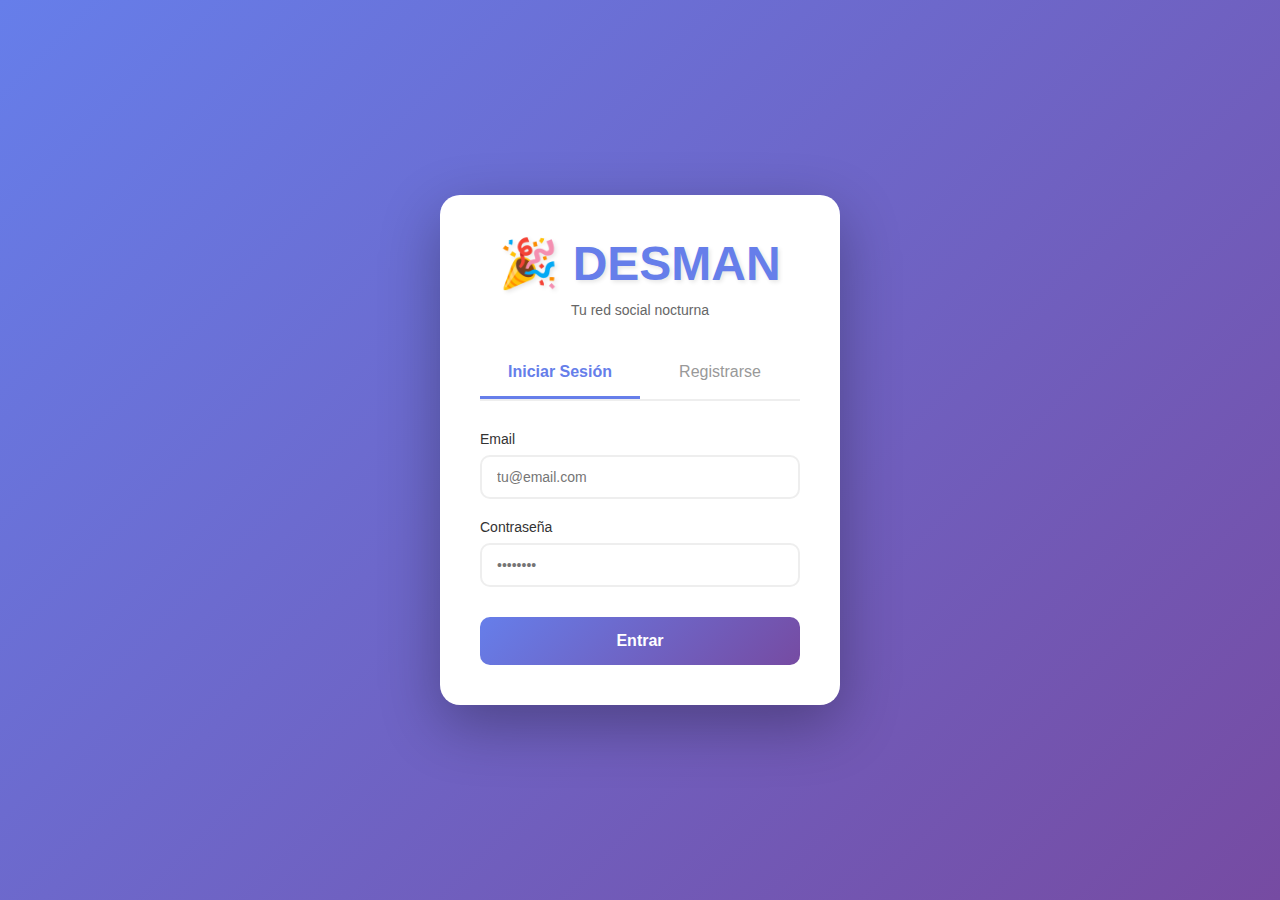
<file: index.html>
<!DOCTYPE html>
<html lang="es">
<head>
    <meta charset="UTF-8">
    <meta name="viewport" content="width=device-width, initial-scale=1.0">
    <title>DESMAN - Red Social Nocturna</title>
    <style>
        * {
            margin: 0;
            padding: 0;
            box-sizing: border-box;
        }

        body {
            font-family: 'Segoe UI', Tahoma, Geneva, Verdana, sans-serif;
            background: linear-gradient(135deg, #667eea 0%, #764ba2 100%);
            min-height: 100vh;
        }

        .login-page {
            display: flex;
            justify-content: center;
            align-items: center;
            min-height: 100vh;
            padding: 20px;
        }

        .login-container {
            background: white;
            border-radius: 20px;
            box-shadow: 0 20px 60px rgba(0, 0, 0, 0.3);
            max-width: 400px;
            width: 100%;
            padding: 40px;
            text-align: center;
        }

        .logo {
            font-size: 48px;
            font-weight: bold;
            color: #667eea;
            margin-bottom: 10px;
            text-shadow: 2px 2px 4px rgba(0,0,0,0.1);
        }

        .tagline {
            color: #666;
            margin-bottom: 30px;
            font-size: 14px;
        }

        .tabs {
            display: flex;
            margin-bottom: 30px;
            border-bottom: 2px solid #eee;
        }

        .tab {
            flex: 1;
            padding: 15px;
            cursor: pointer;
            background: none;
            border: none;
            font-size: 16px;
            color: #999;
            transition: all 0.3s;
            border-bottom: 3px solid transparent;
        }

        .tab.active {
            color: #667eea;
            border-bottom-color: #667eea;
            font-weight: bold;
        }

        .form-section {
            display: none;
        }

        .form-section.active {
            display: block;
        }

        .input-group {
            margin-bottom: 20px;
            text-align: left;
        }

        label {
            display: block;
            margin-bottom: 8px;
            color: #333;
            font-weight: 500;
            font-size: 14px;
        }

        input, textarea {
            width: 100%;
            padding: 12px 15px;
            border: 2px solid #eee;
            border-radius: 10px;
            font-size: 14px;
            transition: border-color 0.3s;
            font-family: inherit;
        }

        input:focus, textarea:focus {
            outline: none;
            border-color: #667eea;
        }

        .btn {
            width: 100%;
            padding: 15px;
            background: linear-gradient(135deg, #667eea 0%, #764ba2 100%);
            color: white;
            border: none;
            border-radius: 10px;
            font-size: 16px;
            font-weight: bold;
            cursor: pointer;
            transition: transform 0.2s;
            margin-top: 10px;
        }

        .btn:hover {
            transform: translateY(-2px);
            box-shadow: 0 5px 20px rgba(102, 126, 234, 0.4);
        }

        .message {
            padding: 10px;
            border-radius: 8px;
            margin-bottom: 15px;
            font-size: 14px;
            display: none;
        }

        .error {
            background: #fee;
            color: #c33;
        }

        .success {
            background: #efe;
            color: #3c3;
        }

        .feed-page {
            display: none;
            background: #f5f5f5;
            min-height: 100vh;
            padding-bottom: 80px;
        }

        .header {
            background: linear-gradient(135deg, #667eea 0%, #764ba2 100%);
            color: white;
            padding: 15px 20px;
            display: flex;
            justify-content: space-between;
            align-items: center;
            box-shadow: 0 2px 10px rgba(0,0,0,0.1);
            position: sticky;
            top: 0;
            z-index: 100;
        }

        .header .logo {
            font-size: 24px;
            color: white;
            text-shadow: none;
            margin: 0;
        }

        .user-info {
            display: flex;
            align-items: center;
            gap: 10px;
        }

        .profile-pic {
            width: 40px;
            height: 40px;
            border-radius: 50%;
            background: white;
            color: #667eea;
            display: flex;
            align-items: center;
            justify-content: center;
            font-size: 20px;
            font-weight: bold;
            cursor: pointer;
            overflow: hidden;
            border: 2px solid white;
        }

        .profile-pic img {
            width: 100%;
            height: 100%;
            object-fit: cover;
        }

        .logout-btn {
            background: rgba(255,255,255,0.2);
            border: none;
            color: white;
            padding: 8px 15px;
            border-radius: 20px;
            cursor: pointer;
            font-size: 14px;
        }

        .container {
            max-width: 600px;
            margin: 0 auto;
            padding: 20px;
        }

        .profile-card {
            background: white;
            border-radius: 15px;
            padding: 30px;
            margin-bottom: 20px;
            box-shadow: 0 2px 10px rgba(0,0,0,0.05);
            text-align: center;
        }

        .profile-pic-large {
            width: 120px;
            height: 120px;
            border-radius: 50%;
            background: linear-gradient(135deg, #667eea 0%, #764ba2 100%);
            color: white;
            display: flex;
            align-items: center;
            justify-content: center;
            font-size: 60px;
            font-weight: bold;
            margin: 0 auto 20px;
            overflow: hidden;
            border: 4px solid #667eea;
        }

        .profile-pic-large img {
            width: 100%;
            height: 100%;
            object-fit: cover;
        }

        .profile-username {
            font-size: 24px;
            font-weight: bold;
            color: #333;
            margin-bottom: 10px;
        }

        .profile-stats {
            display: flex;
            justify-content: center;
            gap: 30px;
            margin: 20px 0;
        }

        .stat {
            text-align: center;
            cursor: pointer;
        }

        .stat:hover {
            opacity: 0.7;
        }

        .stat-number {
            font-size: 20px;
            font-weight: bold;
            color: #667eea;
        }

        .stat-label {
            font-size: 12px;
            color: #999;
        }

        .upload-photo-btn {
            background: linear-gradient(135deg, #667eea 0%, #764ba2 100%);
            color: white;
            border: none;
            padding: 10px 20px;
            border-radius: 20px;
            cursor: pointer;
            font-size: 14px;
            margin-top: 15px;
        }

        .create-post {
            background: white;
            border-radius: 15px;
            padding: 20px;
            margin-bottom: 20px;
            box-shadow: 0 2px 10px rgba(0,0,0,0.05);
        }

        .create-post h3 {
            margin-bottom: 15px;
            color: #333;
        }

        .post-input {
            width: 100%;
            padding: 15px;
            border: 2px solid #eee;
            border-radius: 10px;
            resize: vertical;
            min-height: 80px;
            font-family: inherit;
            font-size: 14px;
        }

        .post-actions {
            display: flex;
            justify-content: space-between;
            align-items: center;
            margin-top: 15px;
        }

        .char-count {
            color: #999;
            font-size: 12px;
        }

        .posts-container {
            display: flex;
            flex-direction: column;
            gap: 15px;
        }

        .post {
            background: white;
            border-radius: 15px;
            padding: 20px;
            box-shadow: 0 2px 10px rgba(0,0,0,0.05);
        }

        .post-header {
            display: flex;
            justify-content: space-between;
            align-items: center;
            margin-bottom: 15px;
        }

        .post-user {
            display: flex;
            align-items: center;
            gap: 10px;
        }

        .post-avatar {
            width: 45px;
            height: 45px;
            border-radius: 50%;
            background: linear-gradient(135deg, #667eea 0%, #764ba2 100%);
            display: flex;
            align-items: center;
            justify-content: center;
            color: white;
            font-size: 20px;
            font-weight: bold;
            overflow: hidden;
            flex-shrink: 0;
        }

        .post-avatar img {
            width: 100%;
            height: 100%;
            object-fit: cover;
        }

        .post-username {
            font-weight: bold;
            color: #333;
        }

        .post-time {
            font-size: 12px;
            color: #999;
        }

        .follow-btn {
            background: #667eea;
            color: white;
            border: none;
            padding: 6px 16px;
            border-radius: 20px;
            font-size: 13px;
            cursor: pointer;
            font-weight: bold;
        }

        .follow-btn.following {
            background: #eee;
            color: #666;
        }

        .post-content {
            color: #333;
            line-height: 1.6;
            margin-bottom: 15px;
        }

        .post-actions-bar {
            display: flex;
            gap: 20px;
            padding-top: 15px;
            border-top: 1px solid #eee;
        }

        .action-btn {
            background: none;
            border: none;
            color: #999;
            cursor: pointer;
            display: flex;
            align-items: center;
            gap: 5px;
            font-size: 14px;
        }

        .action-btn:hover {
            color: #667eea;
        }

        .action-btn.liked {
            color: #e74c3c;
        }

        .comments-section {
            margin-top: 15px;
            padding-top: 15px;
            border-top: 1px solid #eee;
            display: none;
        }

        .comments-section.active {
            display: block;
        }

        .comment {
            display: flex;
            gap: 10px;
            margin-bottom: 15px;
            padding: 10px;
            background: #f8f8f8;
            border-radius: 10px;
        }

        .comment-avatar {
            width: 35px;
            height: 35px;
            border-radius: 50%;
            background: linear-gradient(135deg, #667eea 0%, #764ba2 100%);
            display: flex;
            align-items: center;
            justify-content: center;
            color: white;
            font-size: 16px;
            font-weight: bold;
            overflow: hidden;
            flex-shrink: 0;
        }

        .comment-avatar img {
            width: 100%;
            height: 100%;
            object-fit: cover;
        }

        .comment-content {
            flex: 1;
        }

        .comment-username {
            font-weight: bold;
            font-size: 14px;
            color: #333;
            margin-bottom: 5px;
        }

        .comment-text {
            font-size: 14px;
            color: #555;
            line-height: 1.4;
            margin-bottom: 5px;
        }

        .comment-time {
            font-size: 11px;
            color: #999;
        }

        .comment-input-container {
            display: flex;
            gap: 10px;
            margin-top: 10px;
        }

        .comment-input {
            flex: 1;
            padding: 10px;
            border: 2px solid #eee;
            border-radius: 20px;
            font-size: 14px;
        }

        .comment-btn {
            background: #667eea;
            color: white;
            border: none;
            padding: 10px 20px;
            border-radius: 20px;
            cursor: pointer;
            font-weight: bold;
            font-size: 14px;
        }

        .empty-state {
            text-align: center;
            padding: 60px 20px;
            color: #999;
        }

        .bottom-nav {
            position: fixed;
            bottom: 0;
            left: 0;
            right: 0;
            background: white;
            display: flex;
            justify-content: space-around;
            padding: 15px;
            box-shadow: 0 -2px 10px rgba(0,0,0,0.1);
            z-index: 99;
        }

        .nav-btn {
            background: none;
            border: none;
            font-size: 24px;
            cursor: pointer;
            opacity: 0.5;
            transition: opacity 0.2s;
        }

        .nav-btn.active {
            opacity: 1;
        }

        input[type="file"] {
            display: none;
        }

        .modal {
            display: none;
            position: fixed;
            top: 0;
            left: 0;
            right: 0;
            bottom: 0;
            background: rgba(0,0,0,0.7);
            z-index: 1000;
            align-items: center;
            justify-content: center;
            padding: 20px;
        }

        .modal.active {
            display: flex;
        }

        .modal-content {
            background: white;
            border-radius: 20px;
            padding: 30px;
            max-width: 400px;
            width: 100%;
            max-height: 80vh;
            overflow-y: auto;
        }

        .modal-title {
            font-size: 20px;
            font-weight: bold;
            margin-bottom: 20px;
            color: #333;
        }

        .close-modal {
            background: #eee;
            border: none;
            padding: 10px 20px;
            border-radius: 10px;
            cursor: pointer;
            margin-top: 15px;
            width: 100%;
        }

        .user-item {
            display: flex;
            align-items: center;
            gap: 15px;
            padding: 15px;
            border-bottom: 1px solid #eee;
        }

        .user-item:last-child {
            border-bottom: none;
        }

        .user-item-avatar {
            width: 50px;
            height: 50px;
            border-radius: 50%;
            background: linear-gradient(135deg, #667eea 0%, #764ba2 100%);
            display: flex;
            align-items: center;
            justify-content: center;
            color: white;
            font-size: 20px;
            font-weight: bold;
            overflow: hidden;
            flex-shrink: 0;
        }

        .user-item-avatar img {
            width: 100%;
            height: 100%;
            object-fit: cover;
        }

        .user-item-info {
            flex: 1;
        }

        .user-item-name {
            font-weight: bold;
            color: #333;
        }
    </style>
</head>
<body>
    <div class="login-page" id="loginPage">
        <div class="login-container">
            <div class="logo">🎉 DESMAN</div>
            <div class="tagline">Tu red social nocturna</div>

            <div class="message error" id="errorMsg"></div>
            <div class="message success" id="successMsg"></div>

            <div class="tabs">
                <button class="tab active" onclick="showLoginTab()">Iniciar Sesión</button>
                <button class="tab" onclick="showRegisterTab()">Registrarse</button>
            </div>

            <div id="loginForm" class="form-section active">
                <div class="input-group">
                    <label>Email</label>
                    <input type="email" id="loginEmail" placeholder="tu@email.com">
                </div>
                <div class="input-group">
                    <label>Contraseña</label>
                    <input type="password" id="loginPassword" placeholder="••••••••">
                </div>
                <button class="btn" onclick="handleLogin()">Entrar</button>
            </div>

            <div id="registerForm" class="form-section">
                <div class="input-group">
                    <label>Nombre de usuario</label>
                    <input type="text" id="regUsername" placeholder="tunombre">
                </div>
                <div class="input-group">
                    <label>Email</label>
                    <input type="email" id="regEmail" placeholder="tu@email.com">
                </div>
                <div class="input-group">
                    <label>Contraseña</label>
                    <input type="password" id="regPassword" placeholder="Mínimo 8 caracteres">
                </div>
                <button class="btn" onclick="handleRegister()">Crear Cuenta</button>
            </div>
        </div>
    </div>

    <div class="feed-page" id="feedPage">
        <div class="header">
            <div class="logo">🎉 DESMAN</div>
            <div class="user-info">
                <div class="profile-pic" id="headerProfilePic" onclick="showSection('profile')">?</div>
                <button class="logout-btn" onclick="logout()">Salir</button>
            </div>
        </div>

        <div class="container">
            <div id="profileSection" style="display:none;">
                <div class="profile-card">
                    <div class="profile-pic-large" id="profilePicLarge">?</div>
                    <div class="profile-username" id="profileUsername">Usuario</div>
                    <div class="profile-stats">
                        <div class="stat" onclick="showModal('posts')">
                            <div class="stat-number" id="postsCount">0</div>
                            <div class="stat-label">Cotilleos</div>
                        </div>
                        <div class="stat" onclick="showFollowers()">
                            <div class="stat-number" id="followersCount">0</div>
                            <div class="stat-label">Seguidores</div>
                        </div>
                        <div class="stat" onclick="showFollowing()">
                            <div class="stat-number" id="followingCount">0</div>
                            <div class="stat-label">Siguiendo</div>
                        </div>
                    </div>
                    <input type="file" id="photoUpload" accept="image/*" onchange="uploadPhoto()">
                    <button class="upload-photo-btn" onclick="document.getElementById('photoUpload').click()">
                        📸 Cambiar foto de perfil
                    </button>
                </div>
            </div>

            <div id="feedSection">
                <div class="create-post">
                    <h3>¿Qué está pasando? 🔥</h3>
                    <textarea 
                        class="post-input" 
                        id="postContent" 
                        placeholder="Comparte un cotilleo..." 
                        maxlength="280"></textarea>
                    <div class="post-actions">
                        <span class="char-count" id="charCount">0/280</span>
                        <button class="btn" onclick="createPost()">Publicar</button>
                    </div>
                </div>

                <div class="posts-container" id="postsContainer"></div>
            </div>
        </div>

        <div class="bottom-nav">
            <button class="nav-btn active" onclick="showSection('feed')">🏠</button>
            <button class="nav-btn" onclick="showSection('profile')">👤</button>
        </div>
    </div>

    <div class="modal" id="followModal">
        <div class="modal-content">
            <div class="modal-title" id="modalTitle">Usuarios</div>
            <div id="modalUserList"></div>
            <button class="close-modal" onclick="closeModal()">Cerrar</button>
        </div>
    </div>

    <script>
        let currentUser = null;
        let users = [];
        let posts = [];

        function init() {
            users = JSON.parse(localStorage.getItem('desmanUsers') || '[]');
            posts = JSON.parse(localStorage.getItem('desmanPosts') || '[]');
            
            users = users.map(u => {
                if (!u.followers) u.followers = [];
                if (!u.following) u.following = [];
                return u;
            });

            posts = posts.map(p => {
                if (!p.comments) p.comments = [];
                return p;
            });

            localStorage.setItem('desmanUsers', JSON.stringify(users));
            localStorage.setItem('desmanPosts', JSON.stringify(posts));
            
            const savedUser = localStorage.getItem('currentUser');
            if (savedUser) {
                currentUser = JSON.parse(savedUser);
                const userIndex = users.findIndex(u => u.id === currentUser.id);
                if (userIndex > -1) {
                    currentUser = users[userIndex];
                    localStorage.setItem('currentUser', JSON.stringify(currentUser));
                }
                showFeed();
            }
        }

        function showLoginTab() {
            document.querySelectorAll('.tab').forEach(t => t.classList.remove('active'));
            event.target.classList.add('active');
            document.getElementById('loginForm').classList.add('active');
            document.getElementById('registerForm').classList.remove('active');
            hideMessages();
        }

        function showRegisterTab() {
            document.querySelectorAll('.tab').forEach(t => t.classList.remove('active'));
            event.target.classList.add('active');
            document.getElementById('registerForm').classList.add('active');
            document.getElementById('loginForm').classList.remove('active');
            hideMessages();
        }

        function handleLogin() {
            const email = document.getElementById('loginEmail').value;
            const password = document.getElementById('loginPassword').value;

            if (!email || !password) {
                showError('Por favor completa todos los campos');
                return;
            }

            const user = users.find(u => u.email === email && u.password === password);

            if (user) {
                currentUser = user;
                localStorage.setItem('currentUser', JSON.stringify(user));
                showSuccess('¡Bienvenido! Entrando...');
                setTimeout(showFeed, 1000);
            } else {
                showError('Email o contraseña incorrectos');
            }
        }

        function handleRegister() {
            const username = document.getElementById('regUsername').value;
            const email = document.getElementById('regEmail').value;
            const password = document.getElementById('regPassword').value;

            if (!username || !email || !password) {
                showError('Por favor completa todos los campos');
                return;
            }

            if (password.length < 8) {
                showError('La contraseña debe tener al menos 8 caracteres');
                return;
            }

            if (users.find(u => u.email === email)) {
                showError('Este email ya está registrado');
                return;
            }

            const newUser = {
                id: Date.now(),
                username: username,
                email: email,
                password: password,
                createdAt: new Date().toISOString(),
                profilePic: null,
                followers: [],
                following: []
            };

            users.push(newUser);
            localStorage.setItem('desmanUsers', JSON.stringify(users));

            showSuccess('¡Cuenta creada! Ya puedes iniciar sesión');
            document.getElementById('regUsername').value = '';
            document.getElementById('regEmail').value = '';
            document.getElementById('regPassword').value = '';
            
            setTimeout(showLoginTab, 2000);
        }

        function showFeed() {
            document.getElementById('loginPage').style.display = 'none';
            document.getElementById('feedPage').style.display = 'block';
            updateProfilePics();
            loadPosts();
        }

        function updateProfilePics() {
            const initial = currentUser.username.charAt(0).toUpperCase();
            
            if (currentUser.profilePic) {
                document.getElementById('headerProfilePic').innerHTML = `<img src="${currentUser.profilePic}" alt="Perfil">`;
                document.getElementById('profilePicLarge').innerHTML = `<img src="${currentUser.profilePic}" alt="Perfil">`;
            } else {
                document.getElementById('headerProfilePic').textContent = initial;
                document.getElementById('profilePicLarge').textContent = initial;
            }
            
            document.getElementById('profileUsername').textContent = '@' + currentUser.username;
            const userPosts = posts.filter(p => p.userId === currentUser.id);
            document.getElementById('postsCount').textContent = userPosts.length;
            document.getElementById('followersCount').textContent = currentUser.followers.length;
            document.getElementById('followingCount').textContent = currentUser.following.length;
        }

        function uploadPhoto() {
            const file = document.getElementById('photoUpload').files[0];
            if (!file) return;

            const reader = new FileReader();
            reader.onload = function(e) {
                currentUser.profilePic = e.target.result;
                
                const userIndex = users.findIndex(u => u.id === currentUser.id);
                users[userIndex] = currentUser;
                localStorage.setItem('desmanUsers', JSON.stringify(users));
                localStorage.setItem('currentUser', JSON.stringify(currentUser));
                
                updateProfilePics();
                loadPosts();
                showSuccess('¡Foto actualizada!');
            };
            reader.readAsDataURL(file);
        }

        function toggleFollow(userId) {
            const targetUser = users.find(u => u.id === userId);
            if (!targetUser || userId === currentUser.id) return;

            const isFollowing = currentUser.following.includes(userId);

            if (isFollowing) {
                currentUser.following = currentUser.following.filter(id => id !== userId);
                targetUser.followers = targetUser.followers.filter(id => id !== currentUser.id);
            } else {
                currentUser.following.push(userId);
                targetUser.followers.push(currentUser.id);
            }

            const currentUserIndex = users.findIndex(u => u.id === currentUser.id);
            const targetUserIndex = users.findIndex(u => u.id === userId);
            
            users[currentUserIndex] = currentUser;
            users[targetUserIndex] = targetUser;
            
            localStorage.setItem('desmanUsers', JSON.stringify(users));
            localStorage.setItem('currentUser', JSON.stringify(currentUser));

            updateProfilePics();
            loadPosts();
        }

        function createPost() {
            const content = document.getElementById('postContent').value.trim();
            if (!content) return;

            const newPost = {
                id: Date.now(),
                userId: currentUser.id,
                username: currentUser.username,
                profilePic: currentUser.profilePic,
                content: content,
                timestamp: new Date().toISOString(),
                likes: 0,
                likedBy: [],
                comments: []
            };

            posts.unshift(newPost);
            localStorage.setItem('desmanPosts', JSON.stringify(posts));

            document.getElementById('postContent').value = '';
            document.getElementById('charCount').textContent = '0/280';
            loadPosts();
            updateProfilePics();
        }

        function toggleComments(postId) {
            const commentsSection = document.getElementById(`comments-${postId}`);
            commentsSection.classList.toggle('active');
        }

        function addComment(postId) {
            const input = document.getElementById(`comment-input-${postId}`);
            const content = input.value.trim();
            
            if (!content) return;

            const post = posts.find(p => p.id === postId);
            if (!post) return;

            const newComment = {
                id: Date.now(),
                userId: currentUser.id,
                username: currentUser.username,
                profilePic: currentUser.profilePic,
                content: content,
                timestamp: new Date().toISOString()
            };

            post.comments.push(newComment);
            localStorage.setItem('desmanPosts', JSON.stringify(posts));

            input.value = '';
            loadPosts();
        }

        function loadPosts() {
            const container = document.getElementById('postsContainer');
            
            if (posts.length === 0) {
                container.innerHTML = '<div class="empty-state"><h3>No hay cotilleos aún</h3><p>¡Sé el primero en compartir!</p></div>';
                return;
            }

            container.innerHTML = posts.map(post => {
                const isLiked = post.likedBy.includes(currentUser.id);
                const timeAgo = getTimeAgo(post.timestamp);
                const isOwnPost = post.userId === currentUser.id;
                const isFollowing = currentUser.following.includes(post.userId);
                
                let avatarContent;
                if (post.profilePic) {
                    avatarContent = `<img src="${post.profilePic}" alt="${post.username}">`;
                } else {
                    avatarContent = post.username.charAt(0).toUpperCase();
                }

                let followButton = '';
                if (!isOwnPost) {
                    followButton = `<button class="follow-btn ${isFollowing ? 'following' : ''}" onclick="toggleFollow(${post.userId})">
                        ${isFollowing ? 'Siguiendo' : 'Seguir'}
                    </button>`;
                }

                let commentsHTML = '';
                if (post.comments && post.comments.length > 0) {
                    commentsHTML = post.comments.map(comment => {
                        let commentAvatarContent;
                        if (comment.profilePic) {
                            commentAvatarContent = `<img src="${comment.profilePic}" alt="${comment.username}">`;
                        } else {
                            commentAvatarContent = comment.username.charAt(0).toUpperCase();
                        }

                        return `
                            <div class="comment">
                                <div class="comment-avatar">${commentAvatarContent}</div>
                                <div class="comment-content">
                                    <div class="comment-username">@${comment.username}</div>
                                    <div class="comment-text">${comment.content}</div>
                                    <div class="comment-time">${getTimeAgo(comment.timestamp)}</div>
                                </div>
                            </div>
                        `;
                    }).join('');
                }

                return `
                    <div class="post">
                        <div class="post-header">
                            <div class="post-user">
                                <div class="post-avatar">${avatarContent}</div>
                                <div>
                                    <div class="post-username">@${post.username}</div>
                                    <div class="post-time">${timeAgo}</div>
                                </div>
                            </div>
                            ${followButton}
                        </div>
                        <div class="post-content">${post.content}</div>
                        <div class="post-actions-bar">
                            <button class="action-btn ${isLiked ? 'liked' : ''}" onclick="toggleLike(${post.id})">
                                ${isLiked ? '❤️' : '🤍'} ${post.likes}
                            </button>
                            <button class="action-btn" onclick="toggleComments(${post.id})">
                                💬 ${post.comments.length}
                            </button>
                        </div>
                        <div class="comments-section" id="comments-${post.id}">
                            ${commentsHTML}
                            <div class="comment-input-container">
                                <input type="text" class="comment-input" id="comment-input-${post.id}" placeholder="Escribe un comentario..." maxlength="200">
                                <button class="comment-btn" onclick="addComment(${post.id})">Enviar</button>
                            </div>
                        </div>
                    </div>
                `;
            }).join('');
        }

        function toggleLike(postId) {
            const post = posts.find(p => p.id === postId);
            if (!post) return;

            const likedIndex = post.likedBy.indexOf(currentUser.id);
            
            if (likedIndex > -1) {
                post.likedBy.splice(likedIndex, 1);
                post.likes--;
            } else {
                post.likedBy.push(currentUser.id);
                post.likes++;
            }

            localStorage.setItem('desmanPosts', JSON.stringify(posts));
            loadPosts();
        }

        function showFollowers() {
            const modal = document.getElementById('followModal');
            const title = document.getElementById('modalTitle');
            const list = document.getElementById('modalUserList');
            
            title.textContent = 'Seguidores';
            
            if (currentUser.followers.length === 0) {
                list.innerHTML = '<div class="empty-state"><p>Aún no tienes seguidores</p></div>';
            } else {
                list.innerHTML = currentUser.followers.map(followerId => {
                    const follower = users.find(u => u.id === followerId);
                    if (!follower) return '';
                    
                    let avatarContent;
                    if (follower.profilePic) {
                        avatarContent = `<img src="${follower.profilePic}" alt="${follower.username}">`;
                    } else {
                        avatarContent = follower.username.charAt(0).toUpperCase();
                    }
                    
                    return `
                        <div class="user-item">
                            <div class="user-item-avatar">${avatarContent}</div>
                            <div class="user-item-info">
                                <div class="user-item-name">@${follower.username}</div>
                            </div>
                        </div>
                    `;
                }).join('');
            }
            
            modal.classList.add('active');
        }

        function showFollowing() {
            const modal = document.getElementById('followModal');
            const title = document.getElementById('modalTitle');
            const list = document.getElementById('modalUserList');
            
            title.textContent = 'Siguiendo';
            
            if (currentUser.following.length === 0) {
                list.innerHTML = '<div class="empty-state"><p>No sigues a nadie aún</p></div>';
            } else {
                list.innerHTML = currentUser.following.map(followingId => {
                    const following = users.find(u => u.id === followingId);
                    if (!following) return '';
                    
                    let avatarContent;
                    if (following.profilePic) {
                        avatarContent = `<img src="${following.profilePic}" alt="${following.username}">`;
                    } else {
                        avatarContent = following.username.charAt(0).toUpperCase();
                    }
                    
                    return `
                        <div class="user-item">
                            <div class="user-item-avatar">${avatarContent}</div>
                            <div class="user-item-info">
                                <div class="user-item-name">@${following.username}</div>
                            </div>
                        </div>
                    `;
                }).join('');
            }
            
            modal.classList.add('active');
        }

        function closeModal() {
            document.getElementById('followModal').classList.remove('active');
        }

        function showSection(section) {
            document.querySelectorAll('.nav-btn').forEach(btn => btn.classList.remove('active'));
            event.target.classList.add('active');
            
            if (section === 'feed') {
                document.getElementById('feedSection').style.display = 'block';
                document.getElementById('profileSection').style.display = 'none';
            } else if (section === 'profile') {
                document.getElementById('feedSection').style.display = 'none';
                document.getElementById('profileSection').style.display = 'block';
                updateProfilePics();
            }
        }

        function logout() {
            if (confirm('¿Seguro que quieres salir?')) {
                localStorage.removeItem('currentUser');
                currentUser = null;
                document.getElementById('feedPage').style.display = 'none';
                document.getElementById('loginPage').style.display = 'flex';
                document.getElementById('loginEmail').value = '';
                document.getElementById('loginPassword').value = '';
            }
        }

        function getTimeAgo(timestamp) {
            const now = new Date();
            const postDate = new Date(timestamp);
            const diffMs = now - postDate;
            const diffMins = Math.floor(diffMs / 60000);
            const diffHours = Math.floor(diffMs / 3600000);
            
            if (diffMins < 1) return 'Ahora';
            if (diffMins < 60) return `Hace ${diffMins}m`;
            if (diffHours < 24) return `Hace ${diffHours}h`;
            return postDate.toLocaleDateString();
        }

        function showError(msg) {
            const el = document.getElementById('errorMsg');
            el.textContent = msg;
            el.style.display = 'block';
            setTimeout(() => el.style.display = 'none', 4000);
        }

        function showSuccess(msg) {
            const el = document.getElementById('successMsg');
            el.textContent = msg;
            el.style.display = 'block';
            setTimeout(() => el.style.display = 'none', 4000);
        }

        function hideMessages() {
            document.getElementById('errorMsg').style.display = 'none';
            document.getElementById('successMsg').style.display = 'none';
        }

        document.addEventListener('DOMContentLoaded', () => {
            init();
            const input = document.getElementById('postContent');
            if (input) {
                input.addEventListener('input', () => {
                    document.getElementById('charCount').textContent = input.value.length + '/280';
                });
            }
        });
    </script>
</body>
</html>
</file>
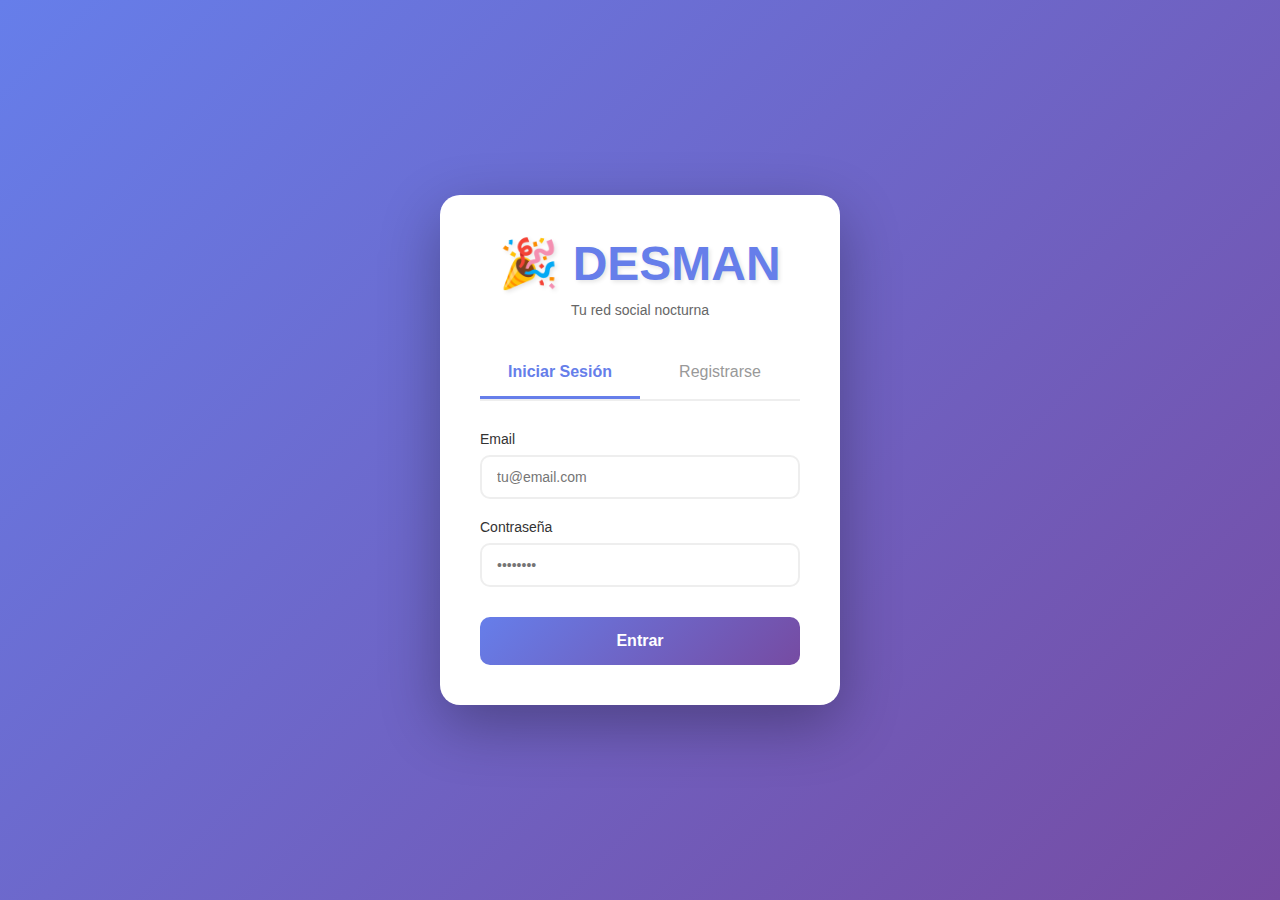
<file: desman3.html>
<!DOCTYPE html>
<html lang="es">
<head>
    <meta charset="UTF-8">
    <meta name="viewport" content="width=device-width, initial-scale=1.0">
    <title>DESMAN - Red Social Nocturna</title>
    <style>
        * {
            margin: 0;
            padding: 0;
            box-sizing: border-box;
        }

        body {
            font-family: 'Segoe UI', Tahoma, Geneva, Verdana, sans-serif;
            background: linear-gradient(135deg, #667eea 0%, #764ba2 100%);
            min-height: 100vh;
        }

        .login-page {
            display: flex;
            justify-content: center;
            align-items: center;
            min-height: 100vh;
            padding: 20px;
        }

        .login-container {
            background: white;
            border-radius: 20px;
            box-shadow: 0 20px 60px rgba(0, 0, 0, 0.3);
            max-width: 400px;
            width: 100%;
            padding: 40px;
            text-align: center;
        }

        .logo {
            font-size: 48px;
            font-weight: bold;
            color: #667eea;
            margin-bottom: 10px;
            text-shadow: 2px 2px 4px rgba(0,0,0,0.1);
        }

        .tagline {
            color: #666;
            margin-bottom: 30px;
            font-size: 14px;
        }

        .tabs {
            display: flex;
            margin-bottom: 30px;
            border-bottom: 2px solid #eee;
        }

        .tab {
            flex: 1;
            padding: 15px;
            cursor: pointer;
            background: none;
            border: none;
            font-size: 16px;
            color: #999;
            transition: all 0.3s;
            border-bottom: 3px solid transparent;
        }

        .tab.active {
            color: #667eea;
            border-bottom-color: #667eea;
            font-weight: bold;
        }

        .form-section {
            display: none;
        }

        .form-section.active {
            display: block;
        }

        .input-group {
            margin-bottom: 20px;
            text-align: left;
        }

        label {
            display: block;
            margin-bottom: 8px;
            color: #333;
            font-weight: 500;
            font-size: 14px;
        }

        input {
            width: 100%;
            padding: 12px 15px;
            border: 2px solid #eee;
            border-radius: 10px;
            font-size: 14px;
            transition: border-color 0.3s;
        }

        input:focus {
            outline: none;
            border-color: #667eea;
        }

        .btn {
            width: 100%;
            padding: 15px;
            background: linear-gradient(135deg, #667eea 0%, #764ba2 100%);
            color: white;
            border: none;
            border-radius: 10px;
            font-size: 16px;
            font-weight: bold;
            cursor: pointer;
            transition: transform 0.2s;
            margin-top: 10px;
        }

        .btn:hover {
            transform: translateY(-2px);
            box-shadow: 0 5px 20px rgba(102, 126, 234, 0.4);
        }

        .message {
            padding: 10px;
            border-radius: 8px;
            margin-bottom: 15px;
            font-size: 14px;
            display: none;
        }

        .error {
            background: #fee;
            color: #c33;
        }

        .success {
            background: #efe;
            color: #3c3;
        }

        .feed-page {
            display: none;
            background: #f5f5f5;
            min-height: 100vh;
            padding-bottom: 80px;
        }

        .header {
            background: linear-gradient(135deg, #667eea 0%, #764ba2 100%);
            color: white;
            padding: 15px 20px;
            display: flex;
            justify-content: space-between;
            align-items: center;
            box-shadow: 0 2px 10px rgba(0,0,0,0.1);
            position: sticky;
            top: 0;
            z-index: 100;
        }

        .header .logo {
            font-size: 24px;
            color: white;
            text-shadow: none;
            margin: 0;
        }

        .user-info {
            display: flex;
            align-items: center;
            gap: 10px;
        }

        .profile-pic {
            width: 40px;
            height: 40px;
            border-radius: 50%;
            background: white;
            color: #667eea;
            display: flex;
            align-items: center;
            justify-content: center;
            font-size: 20px;
            font-weight: bold;
            cursor: pointer;
            overflow: hidden;
            border: 2px solid white;
        }

        .profile-pic img {
            width: 100%;
            height: 100%;
            object-fit: cover;
        }

        .logout-btn {
            background: rgba(255,255,255,0.2);
            border: none;
            color: white;
            padding: 8px 15px;
            border-radius: 20px;
            cursor: pointer;
            font-size: 14px;
        }

        .container {
            max-width: 600px;
            margin: 0 auto;
            padding: 20px;
        }

        .profile-card {
            background: white;
            border-radius: 15px;
            padding: 30px;
            margin-bottom: 20px;
            box-shadow: 0 2px 10px rgba(0,0,0,0.05);
            text-align: center;
        }

        .profile-pic-large {
            width: 120px;
            height: 120px;
            border-radius: 50%;
            background: linear-gradient(135deg, #667eea 0%, #764ba2 100%);
            color: white;
            display: flex;
            align-items: center;
            justify-content: center;
            font-size: 60px;
            font-weight: bold;
            margin: 0 auto 20px;
            overflow: hidden;
            border: 4px solid #667eea;
        }

        .profile-pic-large img {
            width: 100%;
            height: 100%;
            object-fit: cover;
        }

        .profile-username {
            font-size: 24px;
            font-weight: bold;
            color: #333;
            margin-bottom: 10px;
        }

        .profile-stats {
            display: flex;
            justify-content: center;
            gap: 30px;
            margin: 20px 0;
        }

        .stat {
            text-align: center;
            cursor: pointer;
        }

        .stat:hover {
            opacity: 0.7;
        }

        .stat-number {
            font-size: 20px;
            font-weight: bold;
            color: #667eea;
        }

        .stat-label {
            font-size: 12px;
            color: #999;
        }

        .upload-photo-btn {
            background: linear-gradient(135deg, #667eea 0%, #764ba2 100%);
            color: white;
            border: none;
            padding: 10px 20px;
            border-radius: 20px;
            cursor: pointer;
            font-size: 14px;
            margin-top: 15px;
        }

        .create-post {
            background: white;
            border-radius: 15px;
            padding: 20px;
            margin-bottom: 20px;
            box-shadow: 0 2px 10px rgba(0,0,0,0.05);
        }

        .create-post h3 {
            margin-bottom: 15px;
            color: #333;
        }

        .post-input {
            width: 100%;
            padding: 15px;
            border: 2px solid #eee;
            border-radius: 10px;
            resize: vertical;
            min-height: 80px;
            font-family: inherit;
            font-size: 14px;
        }

        .post-actions {
            display: flex;
            justify-content: space-between;
            align-items: center;
            margin-top: 15px;
        }

        .char-count {
            color: #999;
            font-size: 12px;
        }

        .posts-container {
            display: flex;
            flex-direction: column;
            gap: 15px;
        }

        .post {
            background: white;
            border-radius: 15px;
            padding: 20px;
            box-shadow: 0 2px 10px rgba(0,0,0,0.05);
        }

        .post-header {
            display: flex;
            justify-content: space-between;
            align-items: center;
            margin-bottom: 15px;
        }

        .post-user {
            display: flex;
            align-items: center;
            gap: 10px;
        }

        .post-avatar {
            width: 45px;
            height: 45px;
            border-radius: 50%;
            background: linear-gradient(135deg, #667eea 0%, #764ba2 100%);
            display: flex;
            align-items: center;
            justify-content: center;
            color: white;
            font-size: 20px;
            font-weight: bold;
            overflow: hidden;
            flex-shrink: 0;
        }

        .post-avatar img {
            width: 100%;
            height: 100%;
            object-fit: cover;
        }

        .post-username {
            font-weight: bold;
            color: #333;
        }

        .post-time {
            font-size: 12px;
            color: #999;
        }

        .follow-btn {
            background: #667eea;
            color: white;
            border: none;
            padding: 6px 16px;
            border-radius: 20px;
            font-size: 13px;
            cursor: pointer;
            font-weight: bold;
        }

        .follow-btn.following {
            background: #eee;
            color: #666;
        }

        .follow-btn:hover {
            opacity: 0.8;
        }

        .post-content {
            color: #333;
            line-height: 1.6;
            margin-bottom: 15px;
        }

        .post-actions-bar {
            display: flex;
            gap: 20px;
            padding-top: 15px;
            border-top: 1px solid #eee;
        }

        .action-btn {
            background: none;
            border: none;
            color: #999;
            cursor: pointer;
            display: flex;
            align-items: center;
            gap: 5px;
            font-size: 14px;
        }

        .action-btn:hover {
            color: #667eea;
        }

        .action-btn.liked {
            color: #e74c3c;
        }

        .empty-state {
            text-align: center;
            padding: 60px 20px;
            color: #999;
        }

        .bottom-nav {
            position: fixed;
            bottom: 0;
            left: 0;
            right: 0;
            background: white;
            display: flex;
            justify-content: space-around;
            padding: 15px;
            box-shadow: 0 -2px 10px rgba(0,0,0,0.1);
            z-index: 99;
        }

        .nav-btn {
            background: none;
            border: none;
            font-size: 24px;
            cursor: pointer;
            opacity: 0.5;
            transition: opacity 0.2s;
        }

        .nav-btn.active {
            opacity: 1;
        }

        input[type="file"] {
            display: none;
        }

        .modal {
            display: none;
            position: fixed;
            top: 0;
            left: 0;
            right: 0;
            bottom: 0;
            background: rgba(0,0,0,0.7);
            z-index: 1000;
            align-items: center;
            justify-content: center;
            padding: 20px;
        }

        .modal.active {
            display: flex;
        }

        .modal-content {
            background: white;
            border-radius: 20px;
            padding: 30px;
            max-width: 400px;
            width: 100%;
            max-height: 80vh;
            overflow-y: auto;
        }

        .modal-title {
            font-size: 20px;
            font-weight: bold;
            margin-bottom: 20px;
            color: #333;
        }

        .close-modal {
            background: #eee;
            border: none;
            padding: 10px 20px;
            border-radius: 10px;
            cursor: pointer;
            margin-top: 15px;
            width: 100%;
        }

        .user-item {
            display: flex;
            align-items: center;
            gap: 15px;
            padding: 15px;
            border-bottom: 1px solid #eee;
        }

        .user-item:last-child {
            border-bottom: none;
        }

        .user-item-avatar {
            width: 50px;
            height: 50px;
            border-radius: 50%;
            background: linear-gradient(135deg, #667eea 0%, #764ba2 100%);
            display: flex;
            align-items: center;
            justify-content: center;
            color: white;
            font-size: 20px;
            font-weight: bold;
            overflow: hidden;
            flex-shrink: 0;
        }

        .user-item-avatar img {
            width: 100%;
            height: 100%;
            object-fit: cover;
        }

        .user-item-info {
            flex: 1;
        }

        .user-item-name {
            font-weight: bold;
            color: #333;
        }
    </style>
</head>
<body>
    <div class="login-page" id="loginPage">
        <div class="login-container">
            <div class="logo">🎉 DESMAN</div>
            <div class="tagline">Tu red social nocturna</div>

            <div class="message error" id="errorMsg"></div>
            <div class="message success" id="successMsg"></div>

            <div class="tabs">
                <button class="tab active" onclick="showLoginTab()">Iniciar Sesión</button>
                <button class="tab" onclick="showRegisterTab()">Registrarse</button>
            </div>

            <div id="loginForm" class="form-section active">
                <div class="input-group">
                    <label>Email</label>
                    <input type="email" id="loginEmail" placeholder="tu@email.com">
                </div>
                <div class="input-group">
                    <label>Contraseña</label>
                    <input type="password" id="loginPassword" placeholder="••••••••">
                </div>
                <button class="btn" onclick="handleLogin()">Entrar</button>
            </div>

            <div id="registerForm" class="form-section">
                <div class="input-group">
                    <label>Nombre de usuario</label>
                    <input type="text" id="regUsername" placeholder="tunombre">
                </div>
                <div class="input-group">
                    <label>Email</label>
                    <input type="email" id="regEmail" placeholder="tu@email.com">
                </div>
                <div class="input-group">
                    <label>Contraseña</label>
                    <input type="password" id="regPassword" placeholder="Mínimo 8 caracteres">
                </div>
                <button class="btn" onclick="handleRegister()">Crear Cuenta</button>
            </div>
        </div>
    </div>

    <div class="feed-page" id="feedPage">
        <div class="header">
            <div class="logo">🎉 DESMAN</div>
            <div class="user-info">
                <div class="profile-pic" id="headerProfilePic" onclick="showSection('profile')">?</div>
                <button class="logout-btn" onclick="logout()">Salir</button>
            </div>
        </div>

        <div class="container">
            <div id="profileSection" style="display:none;">
                <div class="profile-card">
                    <div class="profile-pic-large" id="profilePicLarge">?</div>
                    <div class="profile-username" id="profileUsername">Usuario</div>
                    <div class="profile-stats">
                        <div class="stat" onclick="showModal('posts')">
                            <div class="stat-number" id="postsCount">0</div>
                            <div class="stat-label">Cotilleos</div>
                        </div>
                        <div class="stat" onclick="showFollowers()">
                            <div class="stat-number" id="followersCount">0</div>
                            <div class="stat-label">Seguidores</div>
                        </div>
                        <div class="stat" onclick="showFollowing()">
                            <div class="stat-number" id="followingCount">0</div>
                            <div class="stat-label">Siguiendo</div>
                        </div>
                    </div>
                    <input type="file" id="photoUpload" accept="image/*" onchange="uploadPhoto()">
                    <button class="upload-photo-btn" onclick="document.getElementById('photoUpload').click()">
                        📸 Cambiar foto de perfil
                    </button>
                </div>
            </div>

            <div id="feedSection">
                <div class="create-post">
                    <h3>¿Qué está pasando? 🔥</h3>
                    <textarea 
                        class="post-input" 
                        id="postContent" 
                        placeholder="Comparte un cotilleo..." 
                        maxlength="280"></textarea>
                    <div class="post-actions">
                        <span class="char-count" id="charCount">0/280</span>
                        <button class="btn" onclick="createPost()">Publicar</button>
                    </div>
                </div>

                <div class="posts-container" id="postsContainer"></div>
            </div>
        </div>

        <div class="bottom-nav">
            <button class="nav-btn active" onclick="showSection('feed')">🏠</button>
            <button class="nav-btn" onclick="showSection('profile')">👤</button>
        </div>
    </div>

    <div class="modal" id="followModal">
        <div class="modal-content">
            <div class="modal-title" id="modalTitle">Usuarios</div>
            <div id="modalUserList"></div>
            <button class="close-modal" onclick="closeModal()">Cerrar</button>
        </div>
    </div>

    <script>
        let currentUser = null;
        let users = [];
        let posts = [];

        function init() {
            users = JSON.parse(localStorage.getItem('desmanUsers') || '[]');
            posts = JSON.parse(localStorage.getItem('desmanPosts') || '[]');
            
            users = users.map(u => {
                if (!u.followers) u.followers = [];
                if (!u.following) u.following = [];
                return u;
            });
            localStorage.setItem('desmanUsers', JSON.stringify(users));
            
            const savedUser = localStorage.getItem('currentUser');
            if (savedUser) {
                currentUser = JSON.parse(savedUser);
                const userIndex = users.findIndex(u => u.id === currentUser.id);
                if (userIndex > -1) {
                    currentUser = users[userIndex];
                    localStorage.setItem('currentUser', JSON.stringify(currentUser));
                }
                showFeed();
            }
        }

        function showLoginTab() {
            document.querySelectorAll('.tab').forEach(t => t.classList.remove('active'));
            event.target.classList.add('active');
            document.getElementById('loginForm').classList.add('active');
            document.getElementById('registerForm').classList.remove('active');
            hideMessages();
        }

        function showRegisterTab() {
            document.querySelectorAll('.tab').forEach(t => t.classList.remove('active'));
            event.target.classList.add('active');
            document.getElementById('registerForm').classList.add('active');
            document.getElementById('loginForm').classList.remove('active');
            hideMessages();
        }

        function handleLogin() {
            const email = document.getElementById('loginEmail').value;
            const password = document.getElementById('loginPassword').value;

            if (!email || !password) {
                showError('Por favor completa todos los campos');
                return;
            }

            const user = users.find(u => u.email === email && u.password === password);

            if (user) {
                currentUser = user;
                localStorage.setItem('currentUser', JSON.stringify(user));
                showSuccess('¡Bienvenido! Entrando...');
                setTimeout(showFeed, 1000);
            } else {
                showError('Email o contraseña incorrectos');
            }
        }

        function handleRegister() {
            const username = document.getElementById('regUsername').value;
            const email = document.getElementById('regEmail').value;
            const password = document.getElementById('regPassword').value;

            if (!username || !email || !password) {
                showError('Por favor completa todos los campos');
                return;
            }

            if (password.length < 8) {
                showError('La contraseña debe tener al menos 8 caracteres');
                return;
            }

            if (users.find(u => u.email === email)) {
                showError('Este email ya está registrado');
                return;
            }

            const newUser = {
                id: Date.now(),
                username: username,
                email: email,
                password: password,
                createdAt: new Date().toISOString(),
                profilePic: null,
                followers: [],
                following: []
            };

            users.push(newUser);
            localStorage.setItem('desmanUsers', JSON.stringify(users));

            showSuccess('¡Cuenta creada! Ya puedes iniciar sesión');
            document.getElementById('regUsername').value = '';
            document.getElementById('regEmail').value = '';
            document.getElementById('regPassword').value = '';
            
            setTimeout(showLoginTab, 2000);
        }

        function showFeed() {
            document.getElementById('loginPage').style.display = 'none';
            document.getElementById('feedPage').style.display = 'block';
            updateProfilePics();
            loadPosts();
        }

        function updateProfilePics() {
            const initial = currentUser.username.charAt(0).toUpperCase();
            
            if (currentUser.profilePic) {
                document.getElementById('headerProfilePic').innerHTML = `<img src="${currentUser.profilePic}" alt="Perfil">`;
                document.getElementById('profilePicLarge').innerHTML = `<img src="${currentUser.profilePic}" alt="Perfil">`;
            } else {
                document.getElementById('headerProfilePic').textContent = initial;
                document.getElementById('profilePicLarge').textContent = initial;
            }
            
            document.getElementById('profileUsername').textContent = '@' + currentUser.username;
            const userPosts = posts.filter(p => p.userId === currentUser.id);
            document.getElementById('postsCount').textContent = userPosts.length;
            document.getElementById('followersCount').textContent = currentUser.followers.length;
            document.getElementById('followingCount').textContent = currentUser.following.length;
        }

        function uploadPhoto() {
            const file = document.getElementById('photoUpload').files[0];
            if (!file) return;

            const reader = new FileReader();
            reader.onload = function(e) {
                currentUser.profilePic = e.target.result;
                
                const userIndex = users.findIndex(u => u.id === currentUser.id);
                users[userIndex] = currentUser;
                localStorage.setItem('desmanUsers', JSON.stringify(users));
                localStorage.setItem('currentUser', JSON.stringify(currentUser));
                
                updateProfilePics();
                loadPosts();
                showSuccess('¡Foto actualizada!');
            };
            reader.readAsDataURL(file);
        }

        function toggleFollow(userId) {
            const targetUser = users.find(u => u.id === userId);
            if (!targetUser || userId === currentUser.id) return;

            const isFollowing = currentUser.following.includes(userId);

            if (isFollowing) {
                currentUser.following = currentUser.following.filter(id => id !== userId);
                targetUser.followers = targetUser.followers.filter(id => id !== currentUser.id);
            } else {
                currentUser.following.push(userId);
                targetUser.followers.push(currentUser.id);
            }

            const currentUserIndex = users.findIndex(u => u.id === currentUser.id);
            const targetUserIndex = users.findIndex(u => u.id === userId);
            
            users[currentUserIndex] = currentUser;
            users[targetUserIndex] = targetUser;
            
            localStorage.setItem('desmanUsers', JSON.stringify(users));
            localStorage.setItem('currentUser', JSON.stringify(currentUser));

            updateProfilePics();
            loadPosts();
        }

        function createPost() {
            const content = document.getElementById('postContent').value.trim();
            if (!content) return;

            const newPost = {
                id: Date.now(),
                userId: currentUser.id,
                username: currentUser.username,
                profilePic: currentUser.profilePic,
                content: content,
                timestamp: new Date().toISOString(),
                likes: 0,
                likedBy: []
            };

            posts.unshift(newPost);
            localStorage.setItem('desmanPosts', JSON.stringify(posts));

            document.getElementById('postContent').value = '';
            document.getElementById('charCount').textContent = '0/280';
            loadPosts();
            updateProfilePics();
        }

        function loadPosts() {
            const container = document.getElementById('postsContainer');
            
            if (posts.length === 0) {
                container.innerHTML = '<div class="empty-state"><h3>No hay cotilleos aún</h3><p>¡Sé el primero en compartir!</p></div>';
                return;
            }

            container.innerHTML = posts.map(post => {
                const isLiked = post.likedBy.includes(currentUser.id);
                const timeAgo = getTimeAgo(post.timestamp);
                const isOwnPost = post.userId === currentUser.id;
                const isFollowing = currentUser.following.includes(post.userId);
                
                let avatarContent;
                if (post.profilePic) {
                    avatarContent = `<img src="${post.profilePic}" alt="${post.username}">`;
                } else {
                    avatarContent = post.username.charAt(0).toUpperCase();
                }

                let followButton = '';
                if (!isOwnPost) {
                    followButton = `<button class="follow-btn ${isFollowing ? 'following' : ''}" onclick="toggleFollow(${post.userId})">
                        ${isFollowing ? 'Siguiendo' : 'Seguir'}
                    </button>`;
                }

                return `
                    <div class="post">
                        <div class="post-header">
                            <div class="post-user">
                                <div class="post-avatar">${avatarContent}</div>
                                <div>
                                    <div class="post-username">@${post.username}</div>
                                    <div class="post-time">${timeAgo}</div>
                                </div>
                            </div>
                            ${followButton}
                        </div>
                        <div class="post-content">${post.content}</div>
                        <div class="post-actions-bar">
                            <button class="action-btn ${isLiked ? 'liked' : ''}" onclick="toggleLike(${post.id})">
                                ${isLiked ? '❤️' : '🤍'} ${post.likes}
                            </button>
                        </div>
                    </div>
                `;
            }).join('');
        }

        function toggleLike(postId) {
            const post = posts.find(p => p.id === postId);
            if (!post) return;

            const likedIndex = post.likedBy.indexOf(currentUser.id);
            
            if (likedIndex > -1) {
                post.likedBy.splice(likedIndex, 1);
                post.likes--;
            } else {
                post.likedBy.push(currentUser.id);
                post.likes++;
            }

            localStorage.setItem('desmanPosts', JSON.stringify(posts));
            loadPosts();
        }

        function showFollowers() {
            const modal = document.getElementById('followModal');
            const title = document.getElementById('modalTitle');
            const list = document.getElementById('modalUserList');
            
            title.textContent = 'Seguidores';
            
            if (currentUser.followers.length === 0) {
                list.innerHTML = '<div class="empty-state"><p>Aún no tienes seguidores</p></div>';
            } else {
                list.innerHTML = currentUser.followers.map(followerId => {
                    const follower = users.find(u => u.id === followerId);
                    if (!follower) return '';
                    
                    let avatarContent;
                    if (follower.profilePic) {
                        avatarContent = `<img src="${follower.profilePic}" alt="${follower.username}">`;
                    } else {
                        avatarContent = follower.username.charAt(0).toUpperCase();
                    }
                    
                    return `
                        <div class="user-item">
                            <div class="user-item-avatar">${avatarContent}</div>
                            <div class="user-item-info">
                                <div class="user-item-name">@${follower.username}</div>
                            </div>
                        </div>
                    `;
                }).join('');
            }
            
            modal.classList.add('active');
        }

        function showFollowing() {
            const modal = document.getElementById('followModal');
            const title = document.getElementById('modalTitle');
            const list = document.getElementById('modalUserList');
            
            title.textContent = 'Siguiendo';
            
            if (currentUser.following.length === 0) {
                list.innerHTML = '<div class="empty-state"><p>No sigues a nadie aún</p></div>';
            } else {
                list.innerHTML = currentUser.following.map(followingId => {
                    const following = users.find(u => u.id === followingId);
                    if (!following) return '';
                    
                    let avatarContent;
                    if (following.profilePic) {
                        avatarContent = `<img src="${following.profilePic}" alt="${following.username}">`;
                    } else {
                        avatarContent = following.username.charAt(0).toUpperCase();
                    }
                    
                    return `
                        <div class="user-item">
                            <div class="user-item-avatar">${avatarContent}</div>
                            <div class="user-item-info">
                                <div class="user-item-name">@${following.username}</div>
                            </div>
                        </div>
                    `;
                }).join('');
            }
            
            modal.classList.add('active');
        }

        function closeModal() {
            document.getElementById('followModal').classList.remove('active');
        }

        function showSection(section) {
            document.querySelectorAll('.nav-btn').forEach(btn => btn.classList.remove('active'));
            event.target.classList.add('active');
            
            if (section === 'feed') {
                document.getElementById('feedSection').style.display = 'block';
                document.getElementById('profileSection').style.display = 'none';
            } else if (section === 'profile') {
                document.getElementById('feedSection').style.display = 'none';
                document.getElementById('profileSection').style.display = 'block';
                updateProfilePics();
            }
        }

        function logout() {
            if (confirm('¿Seguro que quieres salir?')) {
                localStorage.removeItem('currentUser');
                currentUser = null;
                document.getElementById('feedPage').style.display = 'none';
                document.getElementById('loginPage').style.display = 'flex';
                document.getElementById('loginEmail').value = '';
                document.getElementById('loginPassword').value = '';
            }
        }

        function getTimeAgo(timestamp) {
            const now = new Date();
            const postDate = new Date(timestamp);
            const diffMs = now - postDate;
            const diffMins = Math.floor(diffMs / 60000);
            const diffHours = Math.floor(diffMs / 3600000);
            
            if (diffMins < 1) return 'Ahora';
            if (diffMins < 60) return `Hace ${diffMins}m`;
            if (diffHours < 24) return `Hace ${diffHours}h`;
            return postDate.toLocaleDateString();
        }

        function showError(msg) {
            const el = document.getElementById('errorMsg');
            el.textContent = msg;
            el.style.display = 'block';
            setTimeout(() => el.style.display = 'none', 4000);
        }

        function showSuccess(msg) {
            const el = document.getElementById('successMsg');
            el.textContent = msg;
            el.style.display = 'block';
            setTimeout(() => el.style.display = 'none', 4000);
        }

        function hideMessages() {
            document.getElementById('errorMsg').style.display = 'none';
            document.getElementById('successMsg').style.display = 'none';
        }

        document.addEventListener('DOMContentLoaded', () => {
            init();
            const input = document.getElementById('postContent');
            if (input) {
                input.addEventListener('input', () => {
                    document.getElementById('charCount').textContent = input.value.length + '/280';
                });
            }
        });
    </script>
</body>
</html>
</file>
